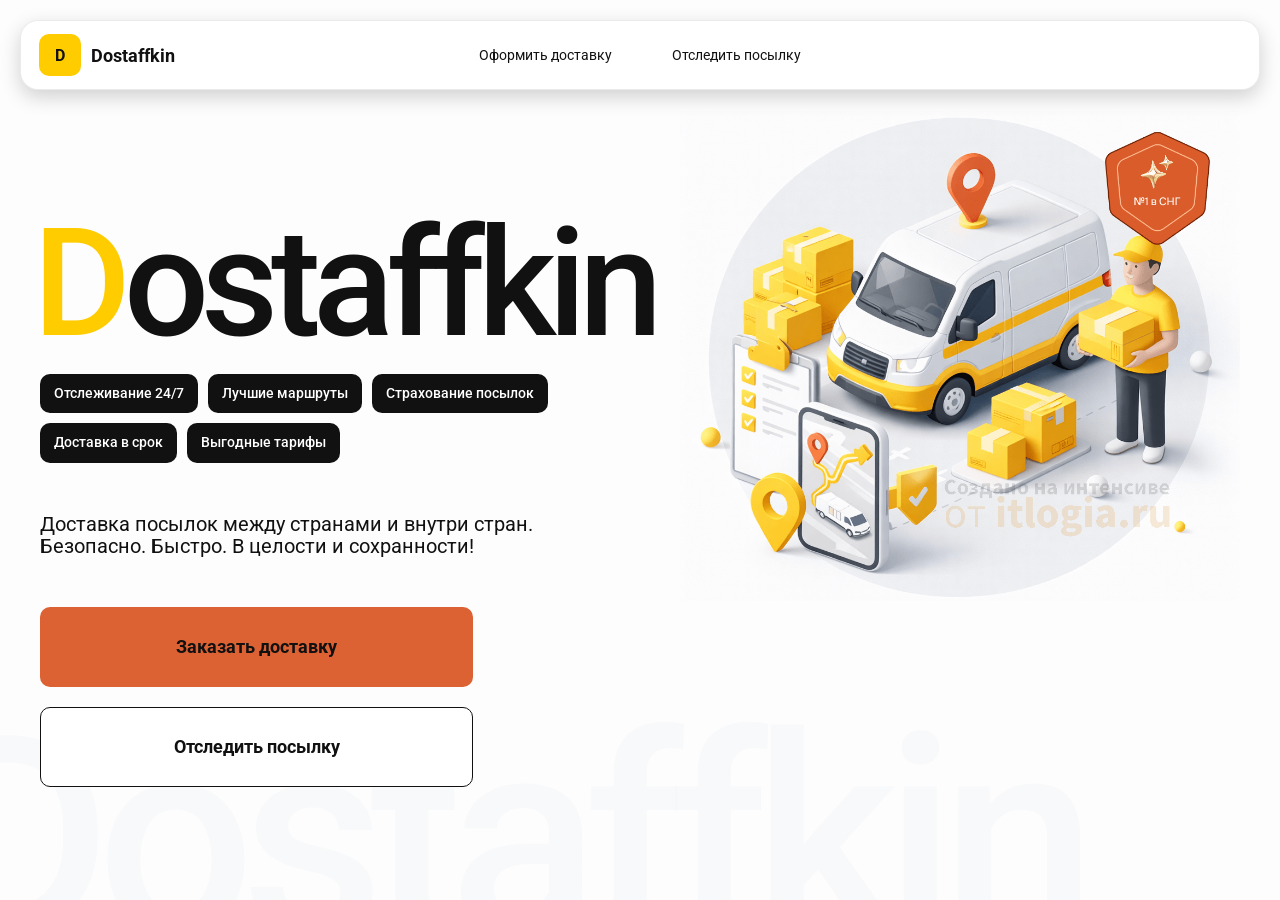
<file: index.html>
<!DOCTYPE html>
<html lang="ru">

<head>
  <meta charset="UTF-8">
  <meta name="viewport" content="width=device-width, initial-scale=1.0">
  <link rel="stylesheet" href="styles/index.css">
  <link rel="stylesheet" href="styles/index_adaptive.css">
  <link rel="stylesheet" href="styles/base.css">
  <link rel="stylesheet" href="styles/base_adaptive.css">
  <title>Dostaffkin — Доставка посылок между странами и внутри стран. Безопасно. Быстро. В целости и сохранности!
  </title>
</head>

<body>
  <div class="container">
    <header class="header">
      <a class="header-brand" href="#">
        <div class="header-logo">D</div>
        <div class="header-title">Dostaffkin</div>
      </a>
      <nav class="header-menu">
        <a class="header-link" href="./order.html">Оформить <span>доставку</span></a>
        <a class="header-link" href="./track.html">Отследить <span>посылку</span></a>
      </nav>
    </header>

    <main class="main">

      <section class="main-info">

        <div class="main-title">
          <span>D</span>ostaffkin
        </div>

        <div class="main-features">
          <div class="main-feature">Отслеживание 24/7</div>
          <div class="main-feature">Лучшие маршруты</div>
          <div class="main-feature">Страхование посылок</div>
          <div class="main-feature">Доставка в срок</div>
          <div class="main-feature">Выгодные тарифы</div>
        </div>

        <div class="main-description">
          Доставка посылок между странами и внутри стран.
          Безопасно. Быстро. В целости и сохранности!
        </div>

        <div class="main-actions">
          <a class="button" type="button" href="./order.html">Заказать доставку</a>
          <a class="button button-white" type="button" href="./track.html">Отследить посылку</a>
        </div>

      </section>

      <div class="main-title-ghost">Dostaffkin</div>

      <section class="main-image">
        <img src="images/main-image.png" alt="Main image" />
      </section>

    </main>

  </div>
</body>

</html>
</file>
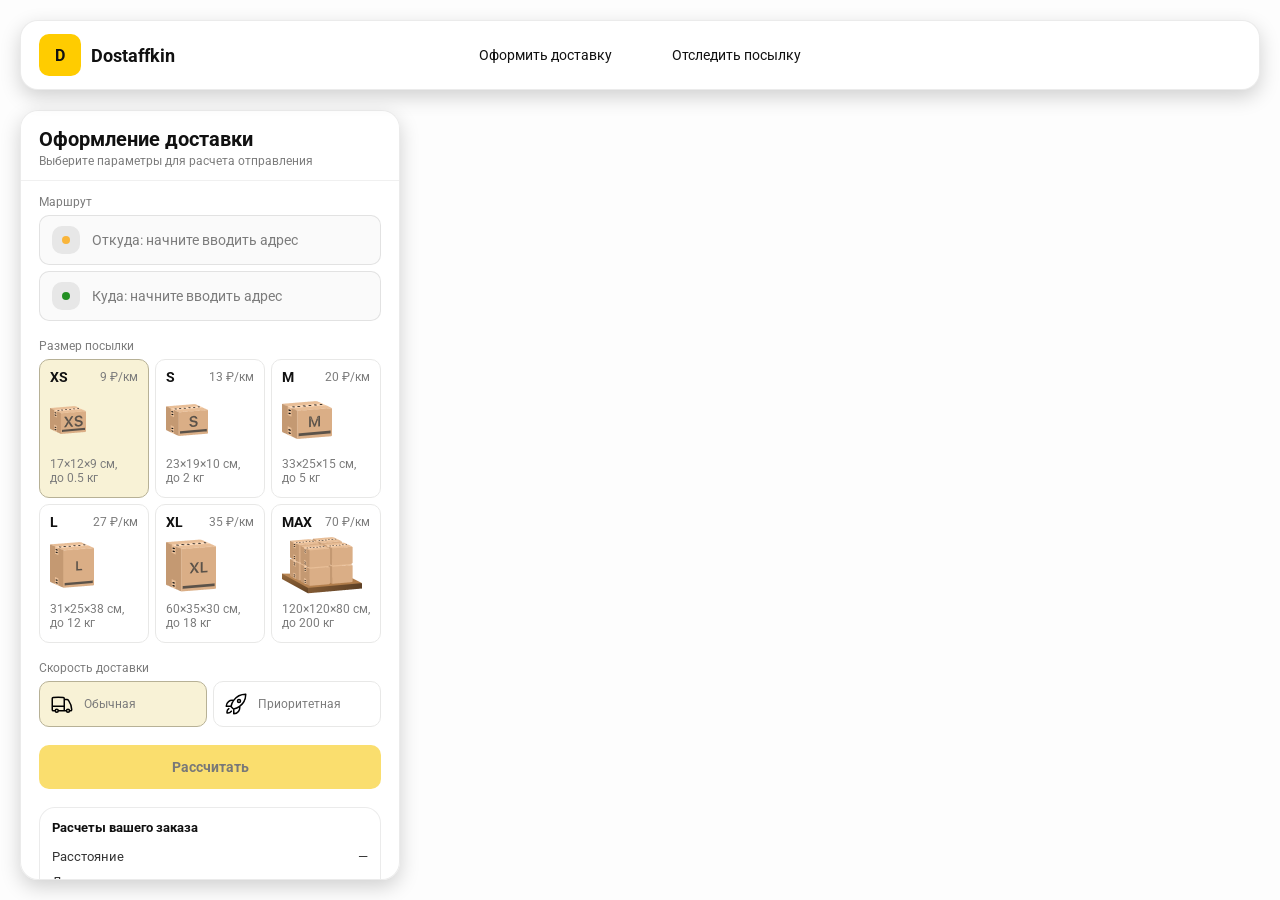
<file: order.html>
<!doctype html>
<html lang="ru">

<head>
  <meta charset="utf-8" />
  <meta name="viewport" content="width=device-width,initial-scale=1,maximum-scale=1,user-scalable=0" />
  <title>Оформление доставки</title>

  <link rel="stylesheet" href="styles/base.css" />
  <link rel="stylesheet" href="styles/base_adaptive.css" />

  <link rel="stylesheet" href="styles/order.css" />
  <link rel="stylesheet" href="styles/order_adaptive.css" />

  <script src="https://api-maps.yandex.ru/2.1/?lang=ru_RU&apikey=33b5a595-25db-480d-8674-c15b96c18de7&suggest_apikey=1eb09054-94ab-40ec-af7d-e1726a456d76" type="text/javascript"></script>
</head>

<body>
  <div id="map"></div>

  <header class="header">
    <a class="header-brand" href="./index.html">
      <div class="header-logo">D</div>
      <div class="header-title">Dostaffkin</div>
    </a>
    <nav class="header-menu">
      <a class="header-link" href="#">Оформить <span>доставку</span></a>
      <a class="header-link" href="./track.html">Отследить <span>посылку</span></a>
    </nav>
  </header>

  <aside class="main" id="sidebar">

    <div class="main-header">
      <div class="main-title">Оформление доставки</div>
      <div class="main-text">Выберите параметры для расчета отправления</div>
    </div>

    <div class="main-content">

      <div class="main-route">
        <div class="main-block-title">Маршрут</div>
        <div class="main-fields">
          <div class="main-field" id="fromField">
            <div class="main-pin"></div>
            <input id="from" placeholder="Откуда: начните вводить адрес" autocomplete="off" />
            <div class="main-ac" id="fromAc" role="listbox" aria-label="Подсказки адресов"></div>
          </div>

          <div class="main-field" id="toField">
            <div class="main-pin"></div>
            <input id="to" placeholder="Куда: начните вводить адрес" autocomplete="off" />
            <div class="main-ac" id="toAc" role="listbox" aria-label="Подсказки адресов"></div>
          </div>
        </div>
      </div>

      <div class="main-package">
        <div class="main-block-title">Размер посылки</div>

        <div class="main-sizes">
          <div class="main-size-card is-active" data-value="xs">
            <div class="main-size-top">
              <div class="main-size-label">XS</div>
              <div class="main-size-rate">9 ₽/км</div>
            </div>
            <div class="main-size-media">
              <img src="images/sizes/xs.png" alt="Короб XS" />
            </div>
            <div class="main-size-description">17×12×9 см,<br>до 0.5 кг</div>
          </div>

          <div class="main-size-card" data-value="s">
            <div class="main-size-top">
              <div class="main-size-label">S</div>
              <div class="main-size-rate">13 ₽/км</div>
            </div>
            <div class="main-size-media">
              <img src="images/sizes/s.png" alt="Короб S" />
            </div>
            <div class="main-size-description">23×19×10 см,<br>до 2 кг</div>
          </div>

          <div class="main-size-card" data-value="m">
            <div class="main-size-top">
              <div class="main-size-label">M</div>
              <div class="main-size-rate">20 ₽/км</div>
            </div>
            <div class="main-size-media">
              <img src="images/sizes/m.png" alt="Короб M" />
            </div>
            <div class="main-size-description">33×25×15 см,<br>до 5 кг</div>
          </div>

          <div class="main-size-card" data-value="l">
            <div class="main-size-top">
              <div class="main-size-label">L</div>
              <div class="main-size-rate">27 ₽/км</div>
            </div>
            <div class="main-size-media">
              <img src="images/sizes/l.png" alt="Короб L" />
            </div>
            <div class="main-size-description">31×25×38 см,<br>до 12 кг</div>
          </div>

          <div class="main-size-card" data-value="xl">
            <div class="main-size-top">
              <div class="main-size-label">XL</div>
              <div class="main-size-rate">35 ₽/км</div>
            </div>
            <div class="main-size-media">
              <img src="images/sizes/xl.png" alt="Короб XL" />
            </div>
            <div class="main-size-description">60×35×30 см,<br>до 18 кг</div>
          </div>

          <div class="main-size-card" data-value="max">
            <div class="main-size-top">
              <div class="main-size-label">MAX</div>
              <div class="main-size-rate">70 ₽/км</div>
            </div>
            <div class="main-size-media main-size-media-palleta">
              <img src="images/sizes/max.png" alt="Паллета" />
            </div>
            <div class="main-size-description">120×120×80 см,<br>до 200 кг</div>
          </div>
        </div>
      </div>

      <div class="main-speed">
        <div class="main-block-title">Скорость доставки</div>

        <div class="main-speeds">
          <div class="main-speed-card is-active" data-value="regular">
            <img class="main-speed-media" src="images/icons/regular.svg" alt="Regular" />
            <div class="main-speed-description">Обычная</div>
          </div>
          <div class="main-speed-card" data-value="fast">
            <img class="main-speed-media" src="images/icons/fast.svg" alt="Fast" />
            <div class="main-speed-description">Приоритетная</div>
          </div>

        </div>
      </div>

      <div class="main-calculate-block">
        <button id="calc" class="button calculate-button" type="button" disabled>Рассчитать</button>
      </div>

      <div class="main-result" id="result">
        <div class="main-result-title">Расчеты вашего заказа</div>
        <div class="main-result-lines">
          <div class="main-result-line"><span>Расстояние</span><span id="distanceValue">—</span></div>
          <div class="main-result-line"><span>Доставим через</span><span id="durationValue">—</span></div>
          <div class="main-result-line"><span>Тариф</span><span id="rateValue">—</span></div>
        </div>
        <div class="main-price">
          <div class="main-price-label">Итого</div>
          <div class="main-price-value" id="totalValue">—</div>
        </div>
      </div>

      <div class="main-order-box">
        <div class="main-order-form" id="orderForm">
          <div class="main-order-title">Оформление доставки</div>
          <div class="main-block-info-row">
            <div class="main-block-title">Контакты</div>
            <div class="order-fields">
              <div class="main-field">
                <input id="customerName" placeholder="Ваше имя" autocomplete="off" />
              </div>
              <div class="main-field">
                <input id="customerPhone" placeholder="Ваш телефон" autocomplete="off" inputmode="tel" />
              </div>
            </div>
          </div>
          <div class="main-block-info-row extra-info">
            <div class="main-block-title">Дополнительная информация</div>
            <div class="main-field textarea">
              <textarea id="comment" placeholder="Детали доставки и комментарии"></textarea>
            </div>
          </div>
          <button id="submit" class="button main-submit-request" type="button" disabled>Отправить
            заявку
          </button>
        </div>

        <div class="main-order-success" id="orderSuccess">
          <div class="main-success-icon">✓</div>
          <div class="main-success-title">Заявка отправлена!</div>
          <div class="main-success-title">Номер отправления – <span id="orderId"></span></div>
          <div class="main-success-subtitle">Мы скоро свяжемся с вами</div>
        </div>
      </div>

    </div>

  </aside>

  <script src="./scripts/order.js"></script>

</body>

</html>
</file>
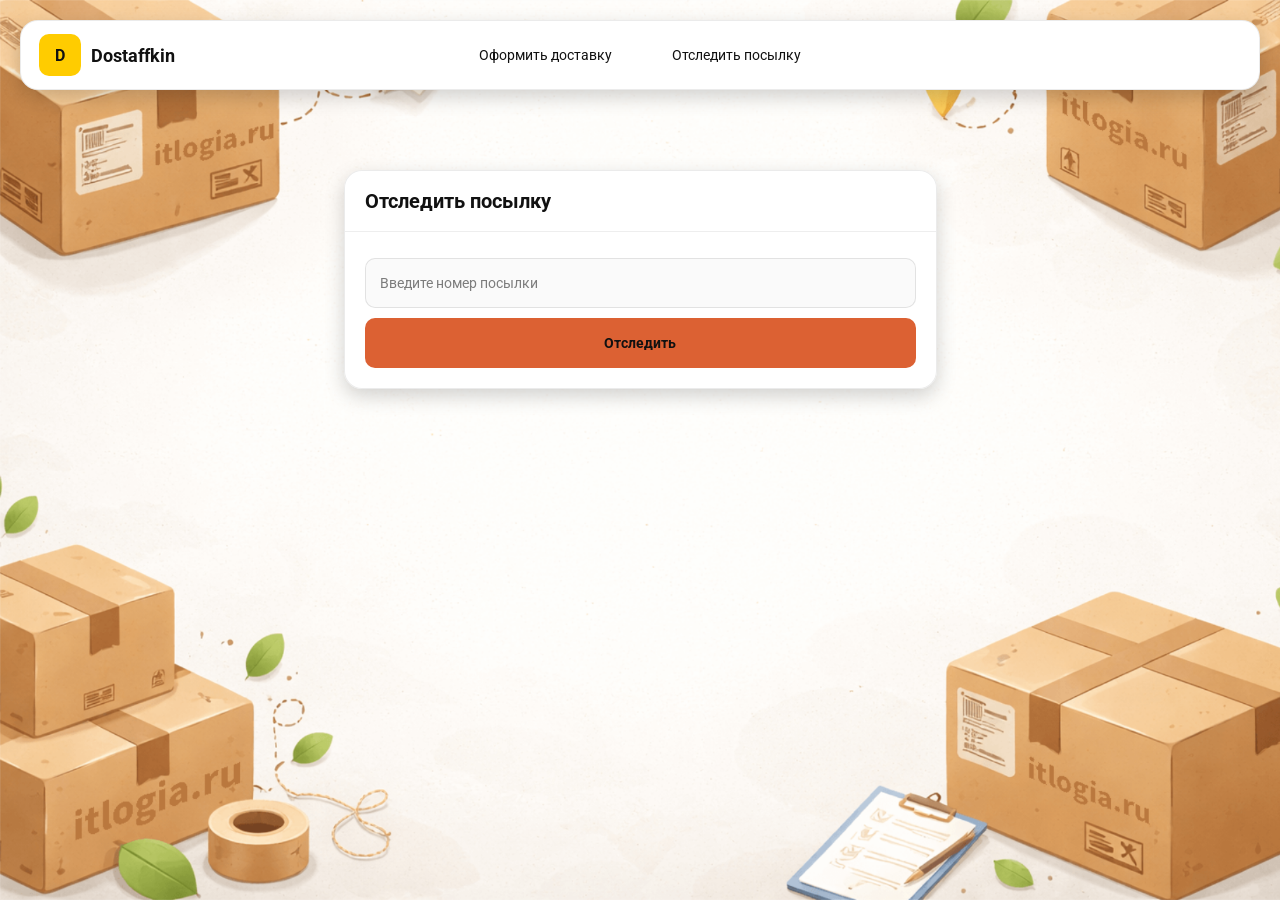
<file: track.html>
<!doctype html>
<html lang="ru">

<head>
  <meta charset="utf-8" />
  <meta name="viewport" content="width=device-width,initial-scale=1,maximum-scale=1,user-scalable=0" />
  <title>Отследить посылку</title>
  <link rel="stylesheet" href="styles/base.css" />
  <link rel="stylesheet" href="styles/base_adaptive.css" />

  <link rel="stylesheet" href="styles/track.css" />
  <link rel="stylesheet" href="styles/track_adaptive.css" />
</head>

<body>

  <div class="container">

    <header class="header">
      <a class="header-brand" href="./index.html">
        <div class="header-logo">D</div>
        <div class="header-title">Dostaffkin</div>
      </a>
      <nav class="header-menu">
        <a class="header-link" href="./order.html">Оформить <span>доставку</span></a>
        <a class="header-link" href="#">Отследить <span>посылку</span></a>
      </nav>
    </header>

    <main class="track-content">

      <section class="track-card track-search">
        <div class="track-title">Отследить посылку</div>
        <div class="track-action">
          <div class="main-field track-field">
            <input id="trackNumber" placeholder="Введите номер посылки" autocomplete="off" />
          </div>
          <button id="trackButton" class="button track-button" type="button">Отследить</button>
        </div>
      </section>

      <section class="track-card track-result" id="trackResult">
        <div class="track-result-header">
          <div class="track-id" id="trackIdValue"></div>
          <div class="track-routes">
            <div class="track-route">
              <div class="track-route-pin">
                <svg xmlns="http://www.w3.org/2000/svg" fill="none" viewBox="0 0 24 24" stroke-width="1.5"
                  stroke="orange" class="size-6">
                  <path stroke-linecap="round" stroke-linejoin="round" d="M15 10.5a3 3 0 1 1-6 0 3 3 0 0 1 6 0Z" />
                  <path stroke-linecap="round" stroke-linejoin="round"
                    d="M19.5 10.5c0 7.142-7.5 11.25-7.5 11.25S4.5 17.642 4.5 10.5a7.5 7.5 0 1 1 15 0Z" />
                </svg>
              </div>
              <div class="track-route-address" id="trackFromValue">
                Откуда: Москва, улица Арбат, 1
              </div>
            </div>
            <div class="track-route track-route-arrow">
              <svg xmlns="http://www.w3.org/2000/svg" fill="none" viewBox="0 0 24 24" stroke-width="1.5"
                stroke="currentColor" class="size-6">
                <path stroke-linecap="round" stroke-linejoin="round" d="M19.5 13.5 12 21m0 0-7.5-7.5M12 21V3" />
              </svg>
            </div>
            <div class="track-route">
              <div class="track-route-pin">
                <svg xmlns="http://www.w3.org/2000/svg" fill="none" viewBox="0 0 24 24" stroke-width="1.5"
                  stroke="green" class="size-6">
                  <path stroke-linecap="round" stroke-linejoin="round" d="M15 10.5a3 3 0 1 1-6 0 3 3 0 0 1 6 0Z" />
                  <path stroke-linecap="round" stroke-linejoin="round"
                    d="M19.5 10.5c0 7.142-7.5 11.25-7.5 11.25S4.5 17.642 4.5 10.5a7.5 7.5 0 1 1 15 0Z" />
                </svg>
              </div>
              <div class="track-route-address" id="trackToValue">
                Куда: Минск, проспект Независимости, 58
              </div>
            </div>
          </div>
        </div>
        <div class="track-info">
          <div class="track-status-title">Статус данной посылки:</div>
          <div class="track-status-list" id="trackStatusList">

          </div>
        </div>
      </section>



    </main>

  </div>

  <script src="./scripts/track.js"></script>

</body>

</html>
</file>
<file: styles/index.css>
.container {
  overflow: hidden;
  min-height: 100vh;
}

.main {
  padding: 111px 40px 40px;
  position: relative;
  display: flex;
}

.main-info {
  max-width: 840px;
  width: 100%;
  position: relative;
}

.main-title {
  margin-top: 98px;
  font-weight: 500;
  font-size: 200px;
  line-height: 1;
  letter-spacing: -0.05em;
  color: #111111;
  left: -15px;
  position: relative;
}

.main-title span {
  color: #ffcc00;
}

.main-features {
  margin-top: 15px;
  display: flex;
  flex-wrap: wrap;
  gap: 10px;
}

.main-feature {
  background: #111111;
  color: #ffffff;
  padding: 12px 14px;
  font-weight: 500;
  font-size: 14px;
  line-height: 1.1;
  border-radius: 10px;
}

.main-description {
  margin-top: 50px;
  max-width: 500px;
  font-size: 20px;
  line-height: 1.1;
  color: #111111;
}

.main-actions {
  margin-top: 50px;
  display: flex;
  flex-direction: column;
  gap: 20px;
}

.main-actions .button {
  height: 80px;
  width: 433px;
  font-size: 18px;
  font-weight: bold;
  place-items: center;
  display: grid;
}

.main-title-ghost {
    position: absolute;
    z-index: -1;
    left: -70px;
    bottom: -150px;
    font-weight: 500;
    font-size: 278px;
    line-height: 1;
    letter-spacing: -0.05em;
    color: #ECEDF04D;
}

.main-image {
    width: 1024px;
    top: 100px;
    z-index: -2;
}

.main-image img {
    width: 100%;
    max-width: 1024px;
    height: auto;
    display: block;
}
</file>
<file: styles/index_adaptive.css>
@media (max-width: 1760px) {
  .main-title {
    font-size: 150px;
    left: -7px;
  }

  .main-info {
    max-width: 640px;
  }
}

@media (max-width: 1200px) {
  .main-info {
    max-width: 540px;
  }

  .main {
    padding: 111px 20px 20px;
  }

  .main-title {
    font-size: 120px;
    left: -4px;
  }

  .main-title-ghost {
    font-size: 220px;
  }
}

@media (max-width: 1024px) {
  .main-title {
    margin-top: 30px;
  }

  .main {
    flex-direction: column-reverse;
  }

  .main-image {
    max-width: 350px;
    position: absolute;
    left: 370px;
    top: 370px;
  }

  .main-info {
    max-width: 100%;
  }

  .main-actions {
    gap: 10px;
  }

  .main-actions .button {
    height: 50px;
    font-size: 14px;
    width: auto;
    max-width: 300px;
  }

  .main-description {
    max-width: 350px;
  }
}

@media (max-width: 570px) {
  .main-title {
    font-size: 88px;
  }

  .main-description {
    max-width: 100%
  }

  .main-actions {
    width: 100%;
  }

  .main-actions .button {
    width: 100%;
    max-width: 100%
  }

  .main-image {
    max-width: 650px;
    position: absolute;
    left: 170px;
    top: 70px;
    opacity: 0.2;
  }
}

@media (max-width: 400px) {
    .main-title {
        font-size: 70px;
    }
}
</file>
<file: styles/base.css>
*,
*::before,
*::after {
  box-sizing: border-box;
}

@font-face {
  font-family: "Roboto";
  src: url("../fonts/Roboto-Regular.ttf");
  font-weight: normal;
}

@font-face {
  font-family: "Roboto";
  src: url("../fonts/Roboto-Bold.ttf");
  font-weight: bold;
}

@font-face {
  font-family: "Roboto";
  src: url("../fonts/Roboto-Medium.ttf");
  font-weight: 500;
}

html,
body {
  margin: 0;
  color: #111111;
  font-family: "Roboto", sans-serif;
}

body {
  background: #FDFDFD;
}

.header {
  border-radius: 18px;
  box-shadow: 0 7px 20px 0 #0000002E;
  backdrop-filter: blur(10px);
  background: #ffffff;
  left: 20px;
  border: 1px solid rgba(0, 0, 0, 0.08);
  position: fixed;
  right: 20px;
  top: 20px;
  padding: 14px 18px;
  height: 70px;
  display: flex;
  align-items: center;
  z-index: 6;
}


.header-brand {
  display: flex;
  align-items: center;
  text-decoration: none;
  gap: 10px;
}

.header-logo {
  width: 42px;
  height: 42px;
  border-radius: 10px;
  background: #FFCC00;
  display: grid;
  place-items: center;
  font-weight: bold;
  color: #111;
}

.header-title {
  font-size: 18px;
  font-weight: bold;
  color: #111111;
  text-decoration: none;
}

.header-menu {
  display: flex;
  align-items: center;
  gap: 60px;
  margin: 0;
  position: absolute;
  left: 50%;
  transform: translateX(-50%);
}

.header-link {
  font-size: 14px;
  color: #111111;
  text-decoration: none;
}

.button {
  border: 0;
  outline: none;
  height: 44px;
  border-radius: 10px;
  font-size: 14px;
  font-weight: bold;
  cursor: pointer;
  font-family: inherit;
  transition: transform .08s ease, opacity .12s ease;
  background: #DC6133;
  /* background: #ffcc00; */
  color: #111111;
  text-align: center;
  text-decoration: none;
}

.button:hover {
  background-color: #E5BC19;
}

.button:disabled {
  cursor: not-allowed;
  background-color: #FADE6E;
  color: #787878;
  transform: none;
}

.button.button-white {
  background: #ffffff;
  border: 1px solid #111111;
}

.button.button-white:hover {
  background: rgb(241 241 241);
}

.main-field {
    display: flex;
    align-items: center;
    margin-top: 6px;
    gap: 10px;
    border: 1px solid #1111111A;
    background: #FAFAFA;
    border-radius: 10px;
    padding: 10px 12px;
    position: relative;
    box-sizing: border-box;
    height: 50px;
}

.main-field.textarea {
    height: auto;
}

.main-pin {
    width: 28px;
    height: 28px;
    border-radius: 10px;
    background: rgba(17, 17, 17, 0.08);
    display: grid;
    place-items: center;
    flex: 0 0 auto;
    position: relative;
}

.main-pin::before {
    content: "";
    width: 8px;
    height: 8px;
    border-radius: 999px;
    background: orange;
    opacity: .75;
    display: block;
}

.main-field:last-child .main-pin::before {
    background: green;
    opacity: .85;
}

input, textarea {
    width: 100%;
    border: 0;
    outline: none;
    background: transparent;
    font-size: 14px;
    color: #111111;
    font-family: inherit;
}

textarea {
    resize: vertical;
    min-height: 72px;
    padding: 2px 0;
}

input::placeholder, textarea::placeholder {
    color: #7C7C7C;
}

.main-field:focus-within {
    border-color: rgba(0, 0, 0, 0.20);
    box-shadow: 0 0 0 4px rgba(255, 204, 0, 0.35);
    background: rgba(255, 255, 255, 0.75);
}
</file>
<file: styles/base_adaptive.css>
@media (max-width: 767px) {
    .header {
        left: 10px;
        right: 10px;
        top: 10px;
    }

    .header-link span {
        display: none;
    }

    .header-menu {
        gap: 20px;
        justify-content: flex-start;
        margin: 0 0 0 30px;
        position: static;
        transform: none;
    }
}

@media (max-width: 420px) {
    .header-title {
        display: none;
    }
}

@media (max-width: 374px) {
    .header-menu {
        gap: 10px;
        margin: 0 0 0 10px;
    }
}
</file>
<file: styles/order.css>
#map {
  position: fixed;
  inset: 0;
}

.main {
  border-radius: 18px;
  box-shadow: 0 7px 20px 0 #0000002E;
  backdrop-filter: blur(10px);
  background: rgba(255, 255, 255, 0.96);
  left: 20px;
  border: 1px solid rgba(0, 0, 0, 0.08);
  position: fixed;
  top: 110px;
  bottom: 20px;
  width: 380px;
  display: flex;
  flex-direction: column;
  overflow: hidden;
  z-index: 5;
}

.main-header {
  padding: 18px 18px 12px 18px;
  border-bottom: 1px solid rgba(0, 0, 0, 0.06);
  display: flex;
  flex-direction: column;
}

.main-title {
  font-size: 20px;
  line-height: 100%;
  font-weight: bold;
}

.main-text {
  font-size: 12px;
  margin-top: 5px;
  color: #7C7C7C;
}

.main-content {
  padding: 14px 18px 18px 18px;
  overflow: auto;
  scrollbar-width: none;
  display: flex;
  flex-direction: column;
  gap: 18px;
  flex: 1;
}

.main-block-title {
  font-size: 12px;
  color: #7C7C7C;
}

.main-route .main-block-title,
.main-package .main-block-title {
  margin-bottom: 6px;
}

.main-sizes {
  display: grid;
  gap: 6px;
  grid-template-columns: repeat(3, 1fr);
}

.main-size-card {
  border: 1px solid #E8E8E7;
  background: #FFFFFF;
  border-radius: 10px;
  padding: 10px;
  cursor: pointer;
  user-select: none;
  transition: transform .08s ease, border-color .12s ease, background .12s ease;
  min-height: 139px;
}

.main-size-card:hover {
  transform: translateY(-1px);
}

.main-size-card.is-active {
  background-color: #F8F2D6;
  border-color: #B7B196;
}

.main-size-top {
  display: flex;
  align-items: center;
  justify-content: space-between;
}

.main-size-label {
  font-weight: bold;
  font-size: 14px;
  color: #111111;
  line-height: 100%;
}

.main-size-rate {
  font-size: 12px;
  color: #7C7C7C;
  line-height: 100%;
}

.main-size-media {
  margin-top: 8px;
  height: 57px;
}

.main-size-description {
  margin-top: 8px;
  font-size: 12px;
  color: #7C7C7C;
  line-height: 1.2;
}

.calculate-button {
  width: 100%;
}

.main-result {
  border: 1px solid rgba(0, 0, 0, 0.08);
  background: rgba(255, 255, 255, 0.75);
  border-radius: 16px;
  padding: 12px;
  line-height: 1.25;
}

.main-result-title {
  font-weight: bold;
  font-size: 13px;
  color: #111111;
  margin-bottom: 13px;
}

.main-result-lines {
  gap: 8px;
  display: flex;
  flex-direction: column;
}

.main-result-line {
  font-size: 13px;
  color: rgba(17, 17, 17, 0.85);
  display: flex;
  justify-content: space-between;
}

.main-price {
  margin-top: 18px;
  padding-top: 10px;
  border-top: 1px dashed rgba(0, 0, 0, 0.12);
  display: flex;
  align-items: baseline;
  justify-content: space-between;
}

.main-price-label {
  font-size: 12px;
  color: rgba(17, 17, 17, 0.55);
}

.main-price-value {
  font-size: 20px;
  font-weight: bold;
  color: #111111;
  letter-spacing: -0.3px;
}

.main-order-box {
  background: #ffffff;
  border: 1px solid #E8E8E7;
  border-radius: 10px;
  padding: 12px;
}

.main-order-title {
  margin-bottom: 8px;
  font-weight: bold;
  font-size: 14px;
  color: #111111;
}

.main-block-info {
  display: flex;
  flex-direction: column;
  gap: 6px;
}

.order-fields {
  display: grid;
  grid-template-columns: 1fr 1fr;
  column-gap: 10px;
  margin-top: 6px;
}

.main-block-info-row.extra-info {
  display: block;
  margin-top: 13px;
}

.main-submit-request {
  width: 100%;
  margin-top: 6px;
}

.main-order-success {
  display: none;
  text-align: center;
  padding: 22px 12px;
  gap: 12px;
}

.main-order-success.is-visible {
  display: flex;
  flex-direction: column;
  align-items: center;
}

.main-success-icon {
  width: 56px;
  height: 56px;
  border-radius: 50%;
  background: #16a34a;
  color: #ffffff;
  display: grid;
  place-items: center;
  font-size: 30px;
}

.main-success-title {
  font-size: 14px;
  font-weight: bold;
  color: #111111;
}

.main-success-subtitle {
  font-size: 12px;
  color: rgba(17, 17, 17, 0.55);
  line-height: 1.3;
}

.main-speed .main-block-title {
  margin-bottom: 6px;
}

.main-speeds {
  display: grid;
  gap: 6px;
  grid-template-columns: repeat(2, 1fr);
}

.main-speed-card {
  border: 1px solid #E8E8E7;
  background: #FFFFFF;
  border-radius: 10px;
  padding: 10px;
  cursor: pointer;
  user-select: none;
  transition: transform .08s ease, border-color .12s ease, background .12s ease;
  display: flex;
  align-items: center;
  gap: 10px;
}

.main-speed-card:hover {
  transform: translateY(-1px);
}

.main-speed-card.is-active {
  background-color: #F8F2D6;
  border-color: #B7B196;
}

.main-speed-description {
  font-size: 12px;
  color: #7C7C7C;
  line-height: 1.2;
}
</file>
<file: styles/order_adaptive.css>
@media (max-width: 767px) {
    .main {
        left: 10px;
        right: 10px;
        top: 50%;
        bottom: 12px;
        width: auto;
        max-width: none;
    }
}

@media (max-width: 420px) {
    .main-sizes {
        grid-template-columns: repeat(2, 1fr);
    }
}
</file>
<file: styles/track.css>
.container {
  background: #F4F4F4 url("../images/track-bg.png");
  background-size: cover;
  min-height: 100vh;
  padding: 170px 0 50px 0;
}

.track-content {
  width: 593px;
  margin: 0 auto;
}

.track-card {
  width: 100%;
  border-radius: 18px;
  box-shadow: 0 7px 20px 0 #0000002E;
  backdrop-filter: blur(10px);
  background: rgba(255, 255, 255, 0.96);
  border: 1px solid rgba(0, 0, 0, 0.08);
}

.track-title {
  font-size: 20px;
  line-height: 100%;
  font-weight: bold;
  border-bottom: 1px solid #EEEEEE;
  padding: 20px;
}

.track-action {
  padding: 20px;
}

.track-button {
  width: 100%;
  height: 50px;
}

.track-field {
  margin-bottom: 10px;
}

.track-result {
  margin-top: 5px;
  display: none;
}

.track-result.is-visible {
  display: block;
}

.track-result-header {
  font-weight: bold;
  font-size: 14px;
  color: #111111;
  padding: 20px;
  border-bottom: 1px solid #EEEEEE;
}

.track-id {
  margin-bottom: 12px;
  font-size: 20px;
}

.track-routes {
  display: flex;
  flex-direction: column;
  gap: 10px;
  font-weight: normal;
}

.track-route {
  display: flex;
  align-items: center;
  gap: 10px;
}

.track-route-pin {
  width: 24px;
  height: 24px;
  flex-shrink: 0;
}

.track-route-arrow {
  padding: 15px 0;
  width: 24px;
  height: 24px;
}

.track-info {
  padding: 20px;
}

.track-status {
  display: flex;
  align-items: center;
  font-size: 12px;
  gap: 10px;
}

.track-status-title {
  font-size: 14px;
  color: #111111;
  margin-bottom: 20px;
}

.track-status-list {
  display: flex;
  flex-direction: column;
  gap: 15px;
}

.track-status-icon {
  width: 40px;
  height: 40px;
  border-radius: 50%;
  background: rgba(17, 17, 17, 0.08);
  display: grid;
  place-items: center;
  flex: 0 0 auto;
}

.track-status.created .track-status-icon {
  background-color: #F1CB00;
}

.track-status.in-way .track-status-icon {
  background-color: #F08A11;
}

.track-status.ready .track-status-icon {
  background-color: #A35D0A;
}

.track-status.done .track-status-icon {
  background-color: #37C93B;
}

.track-status-text {
  display: flex;
  align-items: center;
  justify-content: space-between;
  color: #111111;
  font-size: 12px;
  flex: 1;
}

.track-status-date {
  color: rgba(17, 17, 17, 0.55);
}
</file>
<file: styles/track_adaptive.css>
@media (max-width: 767px) {
    .container {
        padding: 130px 0 50px 0;
    }

    .track-content {
        width: 100%;
        padding-left: 10px;
        padding-right: 10px;
    }

    .track-result-header {
        padding: 20px;
    }
}
</file>
